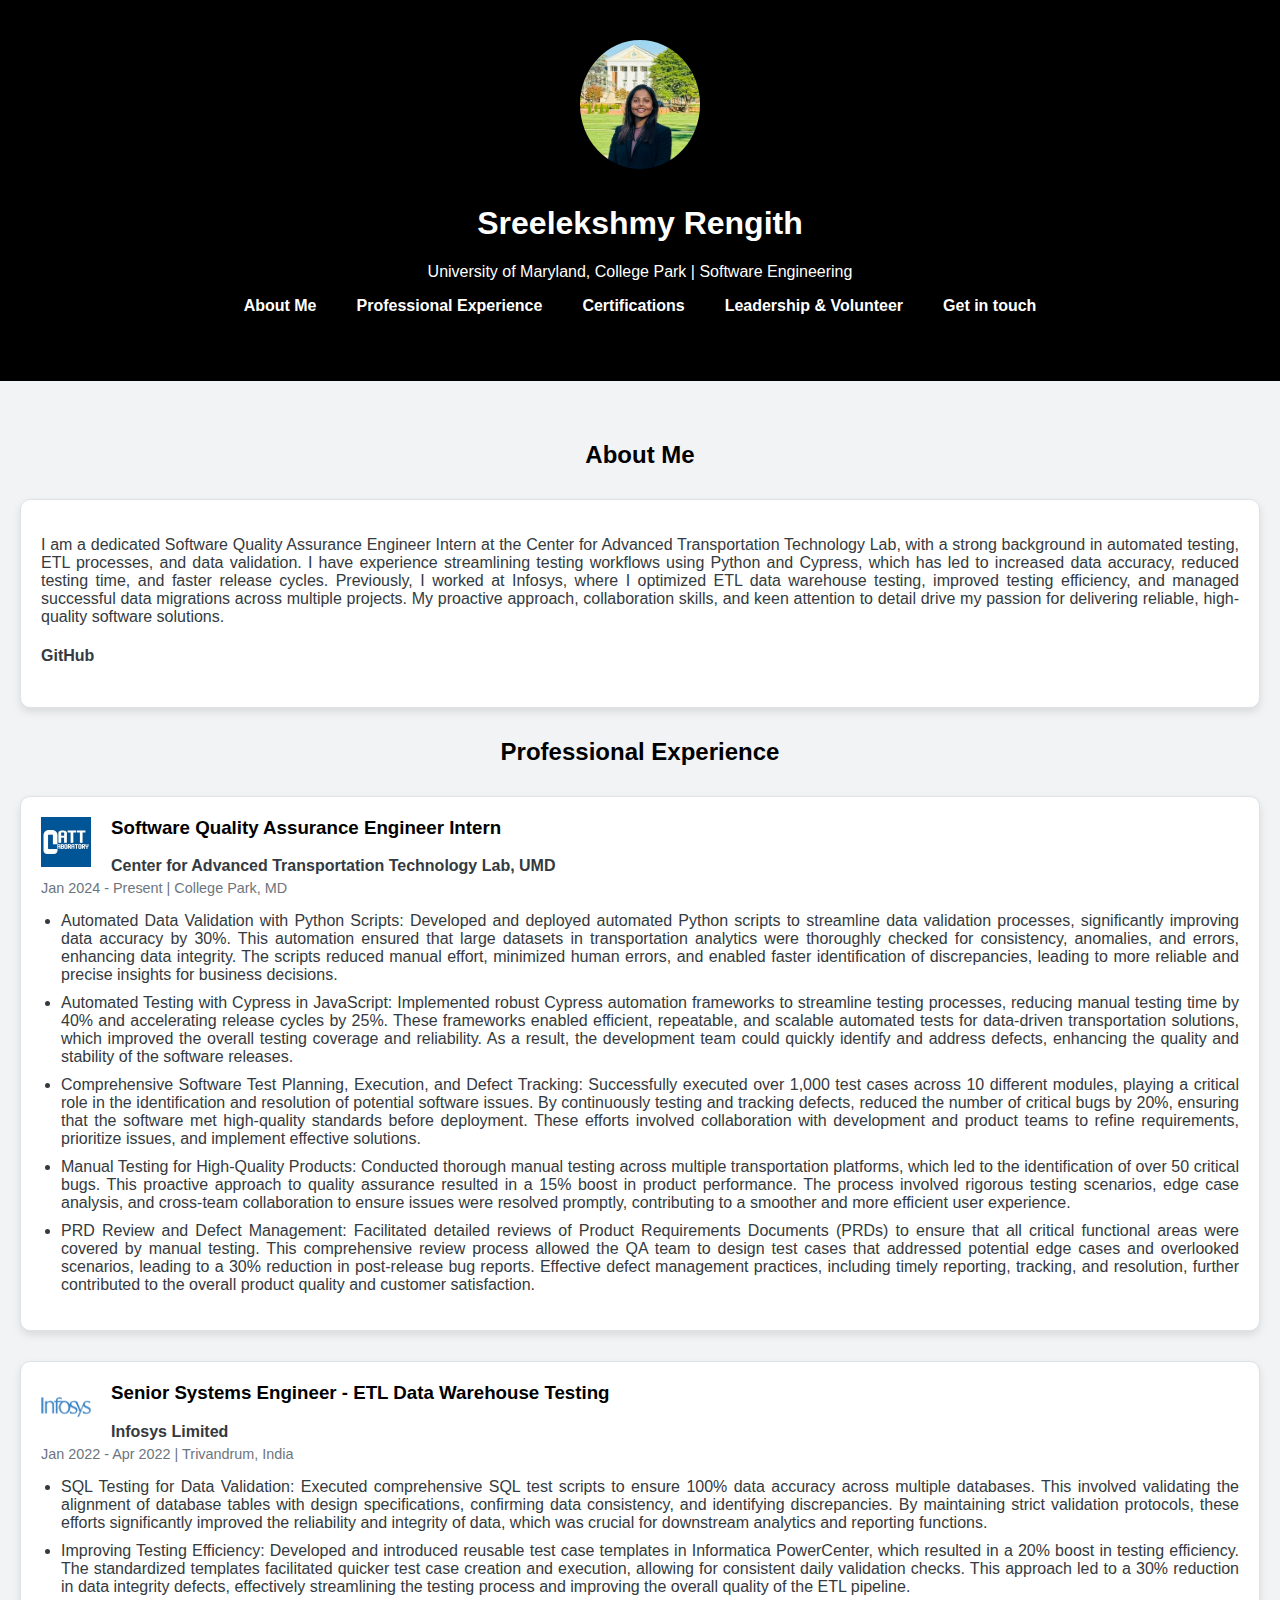
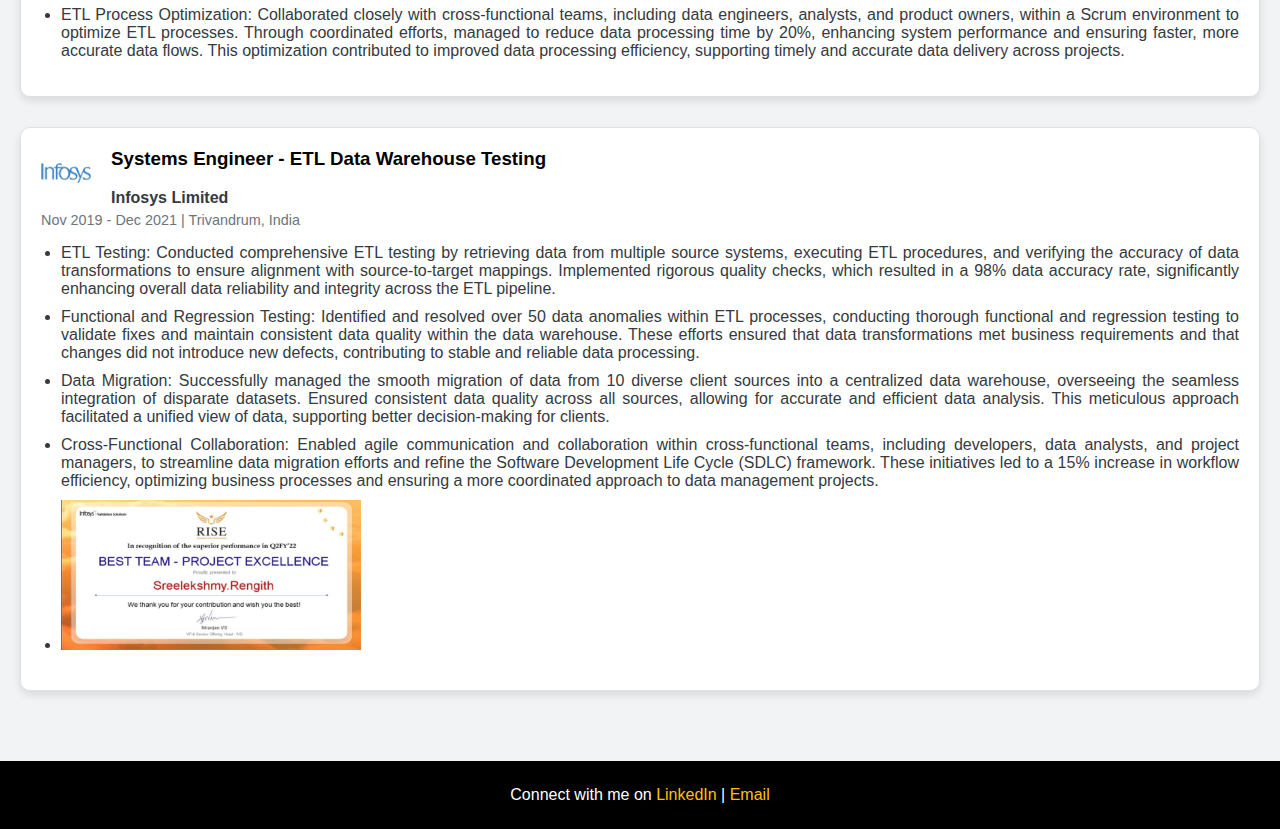
<file: index.html>
<!DOCTYPE html>
<html lang="en">
<head>
    <meta charset="UTF-8">
    <meta name="viewport" content="width=device-width, initial-scale=1.0">
    <title>Sreelekshmy Renjith - Portfolio</title>
    <link rel="stylesheet" href="styles.css">
</head>
<body>
    <header>
        <div class="top-section">
            <img src="profile.jpg" alt="Sreelekshmy's Photo" class="profile-image">
            <h1>Sreelekshmy Rengith</h1>
            <p>University of Maryland, College Park | Software Engineering</p>
        </div>
        <nav>
            <ul>
                <li><a href="#about">About Me</a></li>
                <li><a href="#resume">Professional Experience</a></li>
                <li><a href="certifications.html">Certifications</a></li> 
                <li><a href="leadership.html">Leadership & Volunteer</a></li>
                <li><a href="#connect">Get in touch</a></li> 
            </ul>
        </nav>
        
    </header>

    <main>
        <section id="about">
            <h2>About Me</h2>
            <div class="about-item">
                <p>
                    I am a dedicated Software Quality Assurance Engineer Intern at the Center for Advanced Transportation Technology Lab, 
                    with a strong background in automated testing, ETL processes, and data validation. 
                    I have experience streamlining testing workflows using Python and Cypress, which has led to increased data accuracy, 
                    reduced testing time, and faster release cycles. Previously, I worked at Infosys, where I optimized ETL data warehouse testing, 
                    improved testing efficiency, and managed successful data migrations across multiple projects. 
                    My proactive approach, collaboration skills, and keen attention to detail drive my passion for delivering reliable,
                    high-quality software solutions.
            
                    <h4><a href="https://github.com/SreelekshmyRengith" target="_blank">GitHub</a></h4>
                </p>
            </div>
        </section>
        
        

        <section id="resume">
            <h2>Professional Experience</h2>
            
            <div class="experience-item">
                <img src="cattlab-logo.jpeg" alt="CATT Lab Logo" class="company-logo">
                <div class="experience-content">
                    <h3>Software Quality Assurance Engineer Intern</h3>
                    <p><strong><a href="https://www.cattlab.umd.edu/">Center for Advanced Transportation Technology Lab, UMD</a> </strong></p>
                    <p class="date-location">Jan 2024 - Present | College Park, MD</p>
                    <ul>
                        <li>Automated Data Validation with Python Scripts: Developed and deployed automated Python scripts to streamline data validation processes, significantly improving data accuracy by 30%. This automation ensured that large datasets in transportation analytics were thoroughly checked for consistency, anomalies, and errors, enhancing data integrity. The scripts reduced manual effort, minimized human errors, and enabled faster identification of discrepancies, leading to more reliable and precise insights for business decisions.</li>
                        <li>Automated Testing with Cypress in JavaScript: Implemented robust Cypress automation frameworks to streamline testing processes, reducing manual testing time by 40% and accelerating release cycles by 25%. These frameworks enabled efficient, repeatable, and scalable automated tests for data-driven transportation solutions, which improved the overall testing coverage and reliability. As a result, the development team could quickly identify and address defects, enhancing the quality and stability of the software releases.</li>
                        <li>Comprehensive Software Test Planning, Execution, and Defect Tracking: Successfully executed over 1,000 test cases across 10 different modules, playing a critical role in the identification and resolution of potential software issues. By continuously testing and tracking defects, reduced the number of critical bugs by 20%, ensuring that the software met high-quality standards before deployment. These efforts involved collaboration with development and product teams to refine requirements, prioritize issues, and implement effective solutions.</li>
                        <li>Manual Testing for High-Quality Products: Conducted thorough manual testing across multiple transportation platforms, which led to the identification of over 50 critical bugs. This proactive approach to quality assurance resulted in a 15% boost in product performance. The process involved rigorous testing scenarios, edge case analysis, and cross-team collaboration to ensure issues were resolved promptly, contributing to a smoother and more efficient user experience.</li>
                        <li>PRD Review and Defect Management: Facilitated detailed reviews of Product Requirements Documents (PRDs) to ensure that all critical functional areas were covered by manual testing. This comprehensive review process allowed the QA team to design test cases that addressed potential edge cases and overlooked scenarios, leading to a 30% reduction in post-release bug reports. Effective defect management practices, including timely reporting, tracking, and resolution, further contributed to the overall product quality and customer satisfaction.</li>
                    </ul>
                </div>
            </div>

            <div class="experience-item">
                <img src="infosys-logo.png" alt="Infosys Logo" class="company-logo">
                <div class="experience-content">
                    <h3>Senior Systems Engineer - ETL Data Warehouse Testing</h3>
                    <p><strong>Infosys Limited</strong></p>
                    <p class="date-location">Jan 2022 - Apr 2022 | Trivandrum, India</p>
                    <ul>
                        <li>SQL Testing for Data Validation: Executed comprehensive SQL test scripts to ensure 100% data accuracy across multiple databases. This involved validating the alignment of database tables with design specifications, confirming data consistency, and identifying discrepancies. By maintaining strict validation protocols, these efforts significantly improved the reliability and integrity of data, which was crucial for downstream analytics and reporting functions.</li> 
                        <li>Improving Testing Efficiency: Developed and introduced reusable test case templates in Informatica PowerCenter, which resulted in a 20% boost in testing efficiency. The standardized templates facilitated quicker test case creation and execution, allowing for consistent daily validation checks. This approach led to a 30% reduction in data integrity defects, effectively streamlining the testing process and improving the overall quality of the ETL pipeline.</li>
                        <li>ETL Process Optimization: Collaborated closely with cross-functional teams, including data engineers, analysts, and product owners, within a Scrum environment to optimize ETL processes. Through coordinated efforts, managed to reduce data processing time by 20%, enhancing system performance and ensuring faster, more accurate data flows. This optimization contributed to improved data processing efficiency, supporting timely and accurate data delivery across projects.</li>
                    </ul>
                </div>
            </div>

            <div class="experience-item">
                <img src="infosys-logo.png" alt="Infosys Logo" class="company-logo">
                <div class="experience-content">
                    <h3>Systems Engineer - ETL Data Warehouse Testing</h3>
                    <p><strong>Infosys Limited</strong></p>
                    <p class="date-location">Nov 2019 - Dec 2021 | Trivandrum, India</p>
                    <ul>
                        <li>ETL Testing: Conducted comprehensive ETL testing by retrieving data from multiple source systems, executing ETL procedures, and verifying the accuracy of data transformations to ensure alignment with source-to-target mappings. Implemented rigorous quality checks, which resulted in a 98% data accuracy rate, significantly enhancing overall data reliability and integrity across the ETL pipeline.</li>
                        <li>Functional and Regression Testing: Identified and resolved over 50 data anomalies within ETL processes, conducting thorough functional and regression testing to validate fixes and maintain consistent data quality within the data warehouse. These efforts ensured that data transformations met business requirements and that changes did not introduce new defects, contributing to stable and reliable data processing.</li>
                        <li>Data Migration: Successfully managed the smooth migration of data from 10 diverse client sources into a centralized data warehouse, overseeing the seamless integration of disparate datasets. Ensured consistent data quality across all sources, allowing for accurate and efficient data analysis. This meticulous approach facilitated a unified view of data, supporting better decision-making for clients.</li>
                        <li>Cross-Functional Collaboration: Enabled agile communication and collaboration within cross-functional teams, including developers, data analysts, and project managers, to streamline data migration efforts and refine the Software Development Life Cycle (SDLC) framework. These initiatives led to a 15% increase in workflow efficiency, optimizing business processes and ensuring a more coordinated approach to data management projects.</li>
                        <li>
                            <img src="award.jpeg" alt="RISE Award" height="150px" width="300px" id="awardImg" style="cursor: pointer;">
                        </li>
                        <div id="myModal" class="modal">
                            <span class="close">&times;</span>
                            <img class="modal-content" id="img01">
                            <div id="caption"></div>
                        </div>
                    </ul>
        </section>
    </main>

    <footer>
        <section id="connect">
        <p>Connect with me on <a href="https://www.linkedin.com/in/srengith/" target="_blank">LinkedIn</a> | <a href="mailto:srengith@terpmail.umd.edu">Email</a>  
        </p>
        </section>
    </footer>
    <button id="scrollTopBtn">↑</button>

<script>
 
    document.querySelectorAll('nav ul li a').forEach(anchor => {
    anchor.addEventListener('click', function(e) {
        if (this.getAttribute('href').startsWith('#')) {
            e.preventDefault();
            document.querySelector(this.getAttribute('href')).scrollIntoView({
                behavior: 'smooth'
            });
        }
    });
});

    const scrollTopBtn = document.getElementById("scrollTopBtn");
    window.onscroll = function() {
        if (document.body.scrollTop > 300 || document.documentElement.scrollTop > 300) {
            scrollTopBtn.style.display = "block";
        } else {
            scrollTopBtn.style.display = "none";
        }
    };

    scrollTopBtn.onclick = function() {
        window.scrollTo({ top: 0, behavior: 'smooth' });
    };

    const observer = new IntersectionObserver(entries => {
        entries.forEach(entry => {
            if (entry.isIntersecting) {
                entry.target.classList.add('fade-in');
            }
        });
    });

    document.querySelectorAll('.experience-item').forEach(item => {
        observer.observe(item);
    });

    var modal = document.getElementById("myModal");

    var img = document.getElementById("awardImg");
    var modalImg = document.getElementById("img01");
    var captionText = document.getElementById("caption");

    img.onclick = function(){
        modal.style.display = "block";
        modalImg.src = this.src;
        captionText.innerHTML = this.alt;
    }
    var span = document.getElementsByClassName("close")[0];

    span.onclick = function() { 
        modal.style.display = "none";
    }
</script>
</body>
</html>
</file>
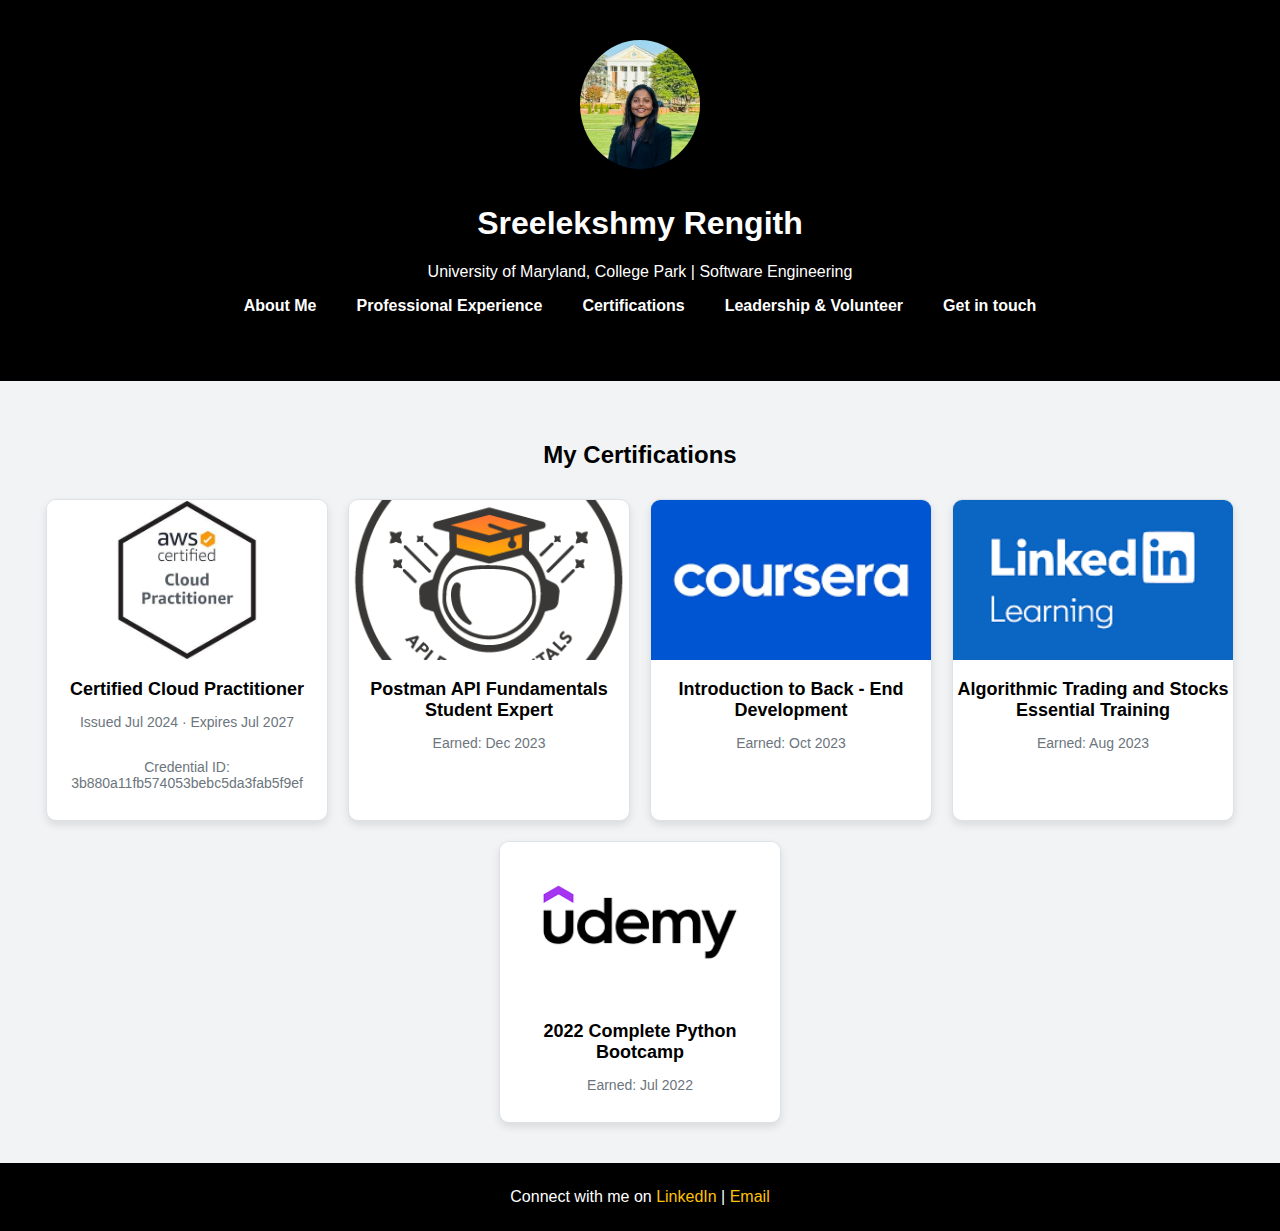
<file: certifications.html>
<!DOCTYPE html>
<html lang="en">
<head>
    <meta charset="UTF-8">
    <meta name="viewport" content="width=device-width, initial-scale=1.0">
    <title>Sreelekshmy Renjith - Portfolio</title>
    <link rel="stylesheet" href="styles.css">
</head>
<body>
    <header>
        <div class="top-section">
            <img src="profile.jpg" alt="Sreelekshmy's Photo" class="profile-image">
            <h1>Sreelekshmy Rengith</h1>
            <p>University of Maryland, College Park | Software Engineering </p>
        </div>
        <nav>
            <ul>
                <li><a href="index.html">About Me</a></li>
                <li><a href="#resume">Professional Experience</a></li>
                <li><a href="certifications.html">Certifications</a></li>
                <li><a href="leadership.html">Leadership & Volunteer</a></li>
                <li><a href="#connect">Get in touch</a></li> 
            </ul>
        </nav>
    </header>

<body>


    <main>
        <h2>My Certifications</h2>
        <div class="certifications-container">
            <div class="certification-card">
                <img src="aws-certified.png" alt="AWS Certified">
                <h3><a href="https://cp.certmetrics.com/amazon/en/public/verify/credential"> Certified Cloud Practitioner</a></h3>
                <p>Issued Jul 2024 · Expires Jul 2027</p>
                <p>Credential ID: 3b880a11fb574053bebc5da3fab5f9ef</p>
            </div>

            <div class="certification-card">
                <img src="postman-api.png" alt="Postman API ">
                <h3><a href="https://badgr.com/public/assertions/v7fPuWcNQTablvJxUJfXLw?identity__email=srengith@umd.edu">Postman API Fundamentals Student Expert</a> </h3>
                <p>Earned: Dec 2023</p>
            </div>

            <div class="certification-card">
                <img src="back-end.png" alt="Intro to back-end">
                <h3><a href="https://www.coursera.org/account/accomplishments/certificate/U7NXCT8BH8PR">Introduction to Back - End Development</a> </h3>
                <p>Earned: Oct 2023</p>
            </div>

            <div class="certification-card">
                <img src="algo-trade.png" alt="Algo Trading">
                <h3><a href="https://www.linkedin.com/learning/certificates/07d80a78e8237f311cfa16ad5c61fbb235ae581ef57c84f94c005191af9ce4f7?lipi=urn%3Ali%3Apage%3Ad_flagship3_profile_view_base_certifications_details%3BrTQ3OjCtRSqYIEcCbuLVZg%3D%3D">Algorithmic Trading and Stocks Essential Training</a></h3>
                <p>Earned: Aug 2023</p>
            </div>

            <div class="certification-card">
                <img src="python-bootcamp.png" alt="Python Bootcamp">
                <h3><a href="https://www.udemy.com/certificate/UC-60c28782-0fec-4cca-a010-dc454ceb1f38/">2022 Complete Python Bootcamp</a></h3>
                <p>Earned: Jul 2022</p>
            </div>
        </div>
    </main>

    <footer>
        <section id="connect">
        <p>Connect with me on <a href="https://www.linkedin.com/in/srengith/" target="_blank">LinkedIn</a> | <a href="mailto:srengith@terpmail.umd.edu">Email</a>  
        </p>
        </section>
    </footer>
    <button id="scrollTopBtn">↑</button>

<script>
 
    document.querySelectorAll('nav ul li a').forEach(anchor => {
    anchor.addEventListener('click', function(e) {
        if (this.getAttribute('href').startsWith('#')) {
            e.preventDefault();
            document.querySelector(this.getAttribute('href')).scrollIntoView({
                behavior: 'smooth'
            });
        }
    });
});

    const scrollTopBtn = document.getElementById("scrollTopBtn");
    window.onscroll = function() {
        if (document.body.scrollTop > 300 || document.documentElement.scrollTop > 300) {
            scrollTopBtn.style.display = "block";
        } else {
            scrollTopBtn.style.display = "none";
        }
    };

    scrollTopBtn.onclick = function() {
        window.scrollTo({ top: 0, behavior: 'smooth' });
    };

    const observer = new IntersectionObserver(entries => {
        entries.forEach(entry => {
            if (entry.isIntersecting) {
                entry.target.classList.add('fade-in');
            }
        });
    });

    document.querySelectorAll('.experience-item').forEach(item => {
        observer.observe(item);
    });
</script>
</body>
</html>
</file>
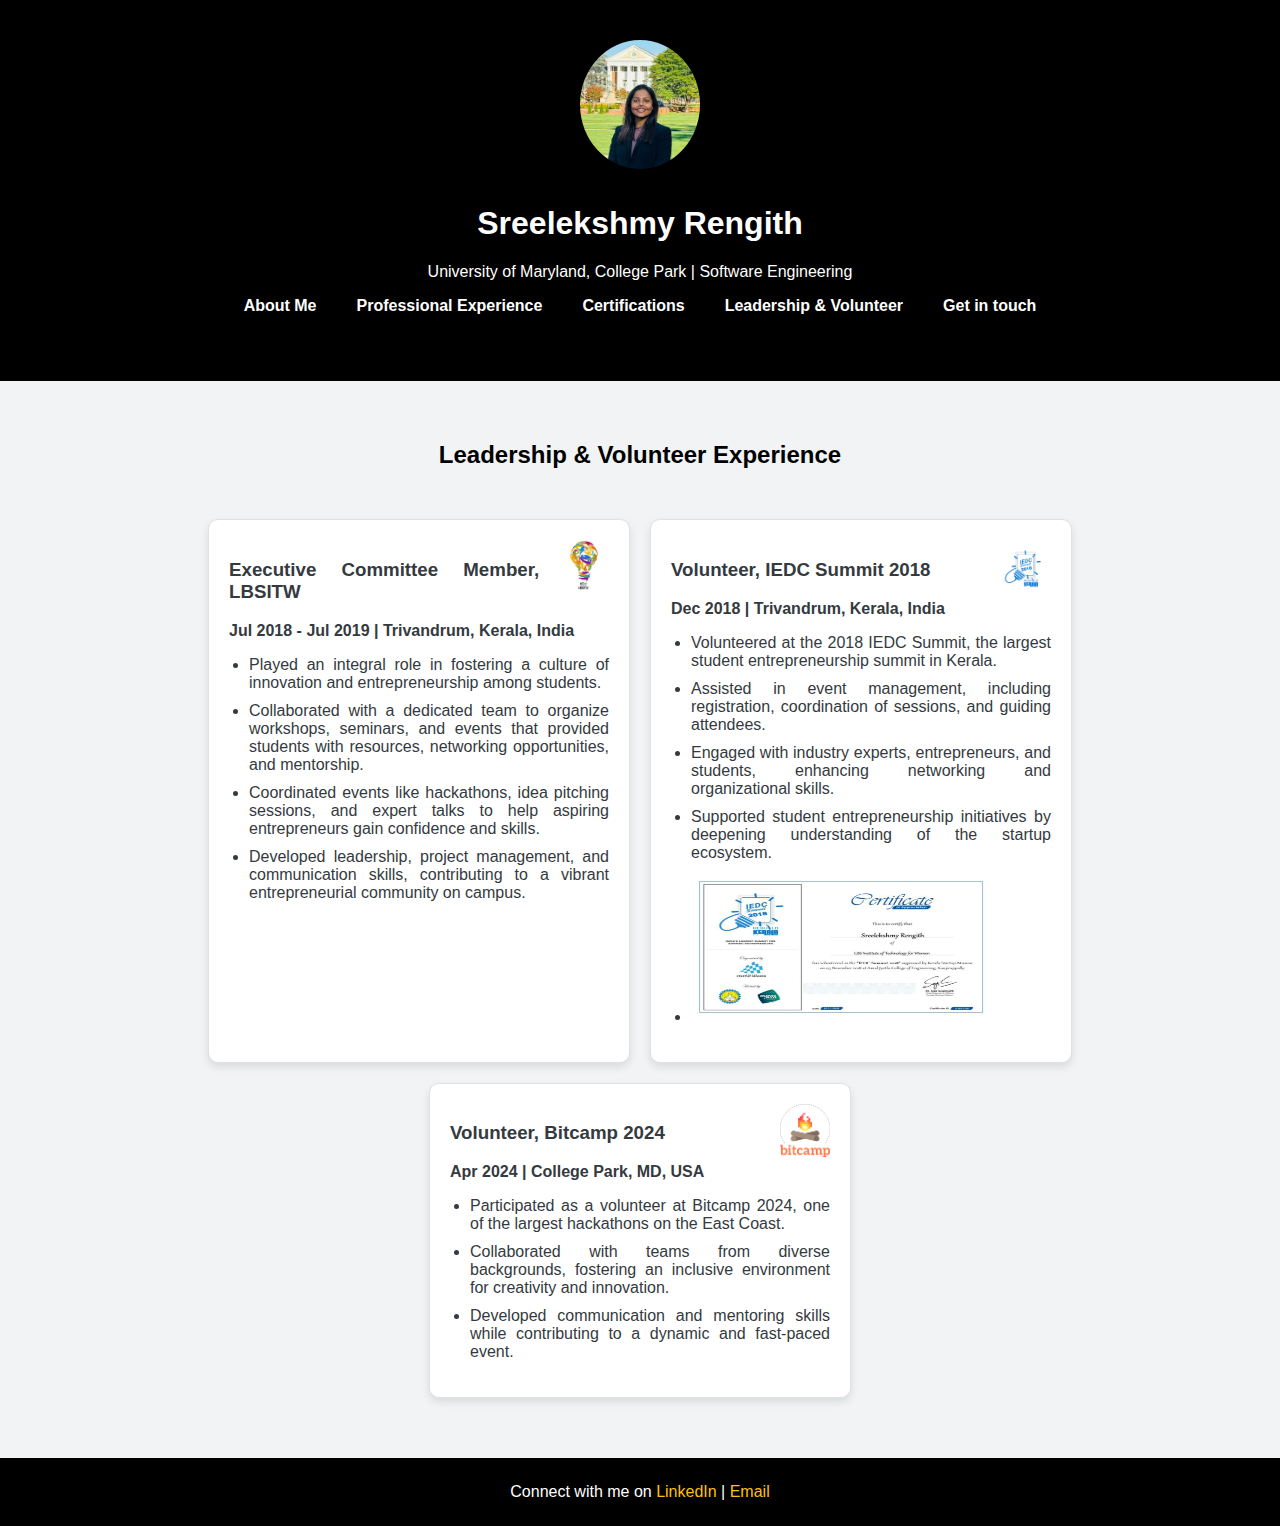
<file: leadership.html>
<!DOCTYPE html>
<html lang="en">
<head>
    <meta charset="UTF-8">
    <meta name="viewport" content="width=device-width, initial-scale=1.0">
    <title>Sreelekshmy Renjith - Portfolio</title>
    <link rel="stylesheet" href="styles.css">
</head>
<body>
    <header>
        <div class="top-section">
            <img src="profile.jpg" alt="Sreelekshmy's Photo" class="profile-image">
            <h1>Sreelekshmy Rengith</h1>
            <p>University of Maryland, College Park | Software Engineering </p>
        </div>
        <nav>
            <ul>
                <li><a href="index.html">About Me</a></li>
                <li><a href="#resume">Professional Experience</a></li>
                <li><a href="certifications.html">Certifications</a></li>
                <li><a href="leadership.html">Leadership & Volunteer</a></li>
                <li><a href="#connect">Get in touch</a></li> 
            </ul>
        </nav>
    </header>
<body>
    <main>
        <h2>Leadership & Volunteer Experience</h2>
        <div class="leadership-container">
            <div class="leadership-card">
                <h3>Executive Committee Member, IEDC LBSITW</h3>
                <p><strong>Jul 2018 - Jul 2019 | Trivandrum, Kerala, India</strong></p>
                <ul>
                    <li>Played an integral role in fostering a culture of innovation and entrepreneurship among students.</li>
                    <li>Collaborated with a dedicated team to organize workshops, seminars, and events that provided students with resources, networking opportunities, and mentorship.</li>
                    <li>Coordinated events like hackathons, idea pitching sessions, and expert talks to help aspiring entrepreneurs gain confidence and skills.</li>
                    <li>Developed leadership, project management, and communication skills, contributing to a vibrant entrepreneurial community on campus.</li>
                </ul>
                <img src="iedc.jpeg" alt="IEDC LBSITW Logo" class="iedc-logo">
            </div>
    
            <div class="leadership-card">
                <h3>Volunteer, IEDC Summit 2018</h3>
                <p><strong>Dec 2018 | Trivandrum, Kerala, India</strong></p>
                <ul>
                    <li>Volunteered at the 2018 IEDC Summit, the largest student entrepreneurship summit in Kerala.</li>
                    <li>Assisted in event management, including registration, coordination of sessions, and guiding attendees.</li>
                    <li>Engaged with industry experts, entrepreneurs, and students, enhancing networking and organizational skills.</li>
                    <li>Supported student entrepreneurship initiatives by deepening understanding of the startup ecosystem.</li>
                    <li>
                        <img src="cert_iedc.jpeg" alt="Participation Certificate" height="150px" width="300px" id="awardImg" style="cursor: pointer;">
                    </li>
                    
                    <div id="myModal" class="modal">
                        <span class="close">&times;</span>
                        <img class="modal-content" id="img01">
                        <div id="caption"></div>
                    </div>
                </ul>
                <img src="summit_18.png" alt="IEDC LBSITW Logo" class="iedc-logo">
            </div>
    
            <div class="leadership-card">
                <h3>Volunteer, Bitcamp 2024</h3>
                <p><strong>Apr 2024 | College Park, MD, USA</strong></p>
                <ul>
                    <li>Participated as a volunteer at Bitcamp 2024, one of the largest hackathons on the East Coast.</li>
                    <li>Collaborated with teams from diverse backgrounds, fostering an inclusive environment for creativity and innovation.</li>
                    <li>Developed communication and mentoring skills while contributing to a dynamic and fast-paced event.</li>
                </ul>
                <img src="bitcamp.png" alt="IEDC LBSITW Logo" class="iedc-logo">
            </div>
        </div>
    </main>
    <footer>
        <section id="connect">
        <p>Connect with me on <a href="https://www.linkedin.com/in/srengith/" target="_blank">LinkedIn</a> | <a href="mailto:srengith@terpmail.umd.edu">Email</a>  
        </p>
        </section>
    </footer>
    <button id="scrollTopBtn">↑</button>

<script>
 
    document.querySelectorAll('nav ul li a').forEach(anchor => {
    anchor.addEventListener('click', function(e) {
        if (this.getAttribute('href').startsWith('#')) {
            e.preventDefault();
            document.querySelector(this.getAttribute('href')).scrollIntoView({
                behavior: 'smooth'
            });
        }
    });
});

    const scrollTopBtn = document.getElementById("scrollTopBtn");
    window.onscroll = function() {
        if (document.body.scrollTop > 300 || document.documentElement.scrollTop > 300) {
            scrollTopBtn.style.display = "block";
        } else {
            scrollTopBtn.style.display = "none";
        }
    };

    scrollTopBtn.onclick = function() {
        window.scrollTo({ top: 0, behavior: 'smooth' });
    };

    const observer = new IntersectionObserver(entries => {
        entries.forEach(entry => {
            if (entry.isIntersecting) {
                entry.target.classList.add('fade-in');
            }
        });
    });

    document.querySelectorAll('.experience-item').forEach(item => {
        observer.observe(item);
    });

    var modal = document.getElementById("myModal");

    var img = document.getElementById("awardImg");
    var modalImg = document.getElementById("img01");
    var captionText = document.getElementById("caption");

    img.onclick = function(){
        modal.style.display = "block";
        modalImg.src = this.src;
        captionText.innerHTML = this.alt;
    }

    var span = document.getElementsByClassName("close")[0];

    span.onclick = function() { 
        modal.style.display = "none";
    }
</script>
</body>
</html>
</file>
<file: styles.css>
body {
    font-family: 'Arial', sans-serif;
    background-color: #f8f9fa;
    color: #343a40;
    margin: 0;
    padding: 0;
}
header {
    background-color: #000; /* Changed to black for a classy look */
    color: #fff;
    padding: 40px 0;
    text-align: center;
    box-shadow: 0 2px 4px rgba(0, 0, 0, 0.1);
}
.profile-image {
    width: 120px;
    border-radius: 50%;
    margin-bottom: 10px;
}
nav ul {
    list-style: none;
    padding: 0;
    display: flex;
    justify-content: center;
    gap: 20px;
}
nav ul li {
    display: inline;
}
nav ul li a {
    color: #fff;
    text-decoration: none;
    font-weight: bold;
    padding: 5px 10px;
    border-radius: 5px;
}
nav ul li a:hover {
    background-color: #333; /* Darker hover effect for sophistication */
    transition: background-color 0.3s ease;
}
main {
    padding: 40px 20px;
    background-color: #f1f3f5;
}
h2 {
    color: #000; /* Changed to black for a refined look */
    text-align: center;
    margin-bottom: 30px;
}
.experience-item {
    background-color: #fff;
    border: 1px solid #dee2e6;
    border-radius: 10px;
    padding: 20px;
    margin-bottom: 30px;
    box-shadow: 0 4px 8px rgba(0, 0, 0, 0.1);
    overflow: hidden;
}
.company-logo {
    width: 50px;
    float: left;
    margin-right: 20px;
}
.experience-content h3 {
    margin-top: 0;
    color: #000; 
}
.experience-content p {
    margin: 5px 0;
}
.date-location {
    font-size: 0.9em;
    color: #6c757d;
}
a {
    text-decoration: none; 
    color: inherit; 
}

a:hover {
    text-decoration: underline; 
    color: #007bff; 
}

ul, ol {
    padding-left: 20px;
    text-align: justify;
}
ul li, ol li {
    margin-bottom: 10px;
    text-align: justify;
}
footer {
    background-color: #000; /* Changed to black for consistency */
    color: #fff;
    text-align: center;
    padding: 20px 0;
}
footer p {
    margin: 5px 0;
}
footer a {
    color: #ffc107;
    text-decoration: none;
}
footer a:hover {
    text-decoration: underline;
}
#scrollTopBtn {
    display: none;
    position: fixed;
    bottom: 30px;
    right: 30px;
    background-color: #000; 
    color: #fff;
    border: none;
    padding: 10px 15px;
    font-size: 24px;
    border-radius: 50%; 
    cursor: pointer;
    z-index: 1000;
    transition: opacity 0.3s ease, transform 0.3s ease;
    box-shadow: 0 4px 6px rgba(0, 0, 0, 0.2);
}
#scrollTopBtn:hover {
    background-color: #333;
    transform: scale(1.1); 
    transition: background-color 0.3s ease, transform 0.3s ease;
}
.about-item {
    background-color: #fff;
    border: 1px solid #dee2e6;
    border-radius: 10px;
    padding: 20px;
    margin-bottom: 30px;
    box-shadow: 0 4px 8px rgba(0, 0, 0, 0.1);
    overflow: hidden;
    text-align: justify; /* Justify text */
}
.certifications-container {
    display: flex;
    flex-wrap: wrap;
    justify-content: center;
    gap: 20px;
}
.certification-card {
    background-color: #fff;
    border: 1px solid #dee2e6;
    border-radius: 10px;
    width: 280px;
    box-shadow: 0 4px 8px rgba(0, 0, 0, 0.1);
    overflow: hidden;
    text-align: center;
    transition: transform 0.3s ease;
}
.certification-card img {
    width: 100%;
    height: 160px;
    object-fit: cover;
}
.certification-card h3 {
    margin: 15px 0 10px;
    font-size: 18px;
    color: #000;
}
.certification-card p {
    padding: 0 15px 15px;
    font-size: 14px;
    color: #6c757d;
}
.certification-card:hover {
    transform: scale(1.05); /* Slight zoom effect on hover */
}
.leadership-container {
    display: flex;
    flex-wrap: wrap; /* Allows cards to move to the next row if screen width is too small */
    justify-content: center; /* Centers the cards horizontally */
    gap: 20px; /* Space between the cards */
    padding: 20px;
}

.leadership-card {
    background-color: #fff;
    border: 1px solid #dee2e6;
    border-radius: 10px;
    width: 380px; /* Increased width for better horizontal layout */
    min-height: 250px; /* Reduced height to keep cards shorter */
    box-shadow: 0 4px 8px rgba(0, 0, 0, 0.1);
    padding: 20px;
    text-align: justify; /* Justify the text on the cards */
    transition: transform 0.3s ease;
    position: relative; /* Allows for the positioning of the logo */
}

.leadership-card:hover {
    transform: scale(1.05);
}

.iedc-logo {
    position: absolute;
    top: 20px;
    right: 20px;
    width: 50px;
    height: auto;
}

.modal {
    display: none; /* Hidden by default */
    position: fixed; /* Stay in place */
    z-index: 1000; /* Sit on top */
    padding-top: 60px; /* Location of the box */
    left: 0;
    top: 0;
    width: 100%; /* Full width */
    height: 100%; /* Full height */
    overflow: auto; /* Enable scroll if needed */
    background-color: rgba(0, 0, 0, 0.9); /* Black background with opacity */
}

/* Modal Content (the image) */
.modal-content {
    margin: auto;
    display: block;
    width: 80%; /* Resize the image */
    max-width: 700px;
}

/* Caption of the Modal Image */
#caption {
    margin: auto;
    display: block;
    width: 80%;
    max-width: 700px;
    text-align: center;
    color: #ccc;
    padding: 10px 0;
}

/* Add Animation */
.modal-content, #caption { 
    animation-name: zoom;
    animation-duration: 0.6s;
}

@keyframes zoom {
    from {transform: scale(0)} 
    to {transform: scale(1)}
}

/* Close Button */
.close {
    position: absolute;
    top: 15px;
    right: 35px;
    color: #fff;
    font-size: 40px;
    font-weight: bold;
    transition: 0.3s;
}

.close:hover,
.close:focus {
    color: #bbb;
    text-decoration: none;
    cursor: pointer;
}
</file>
